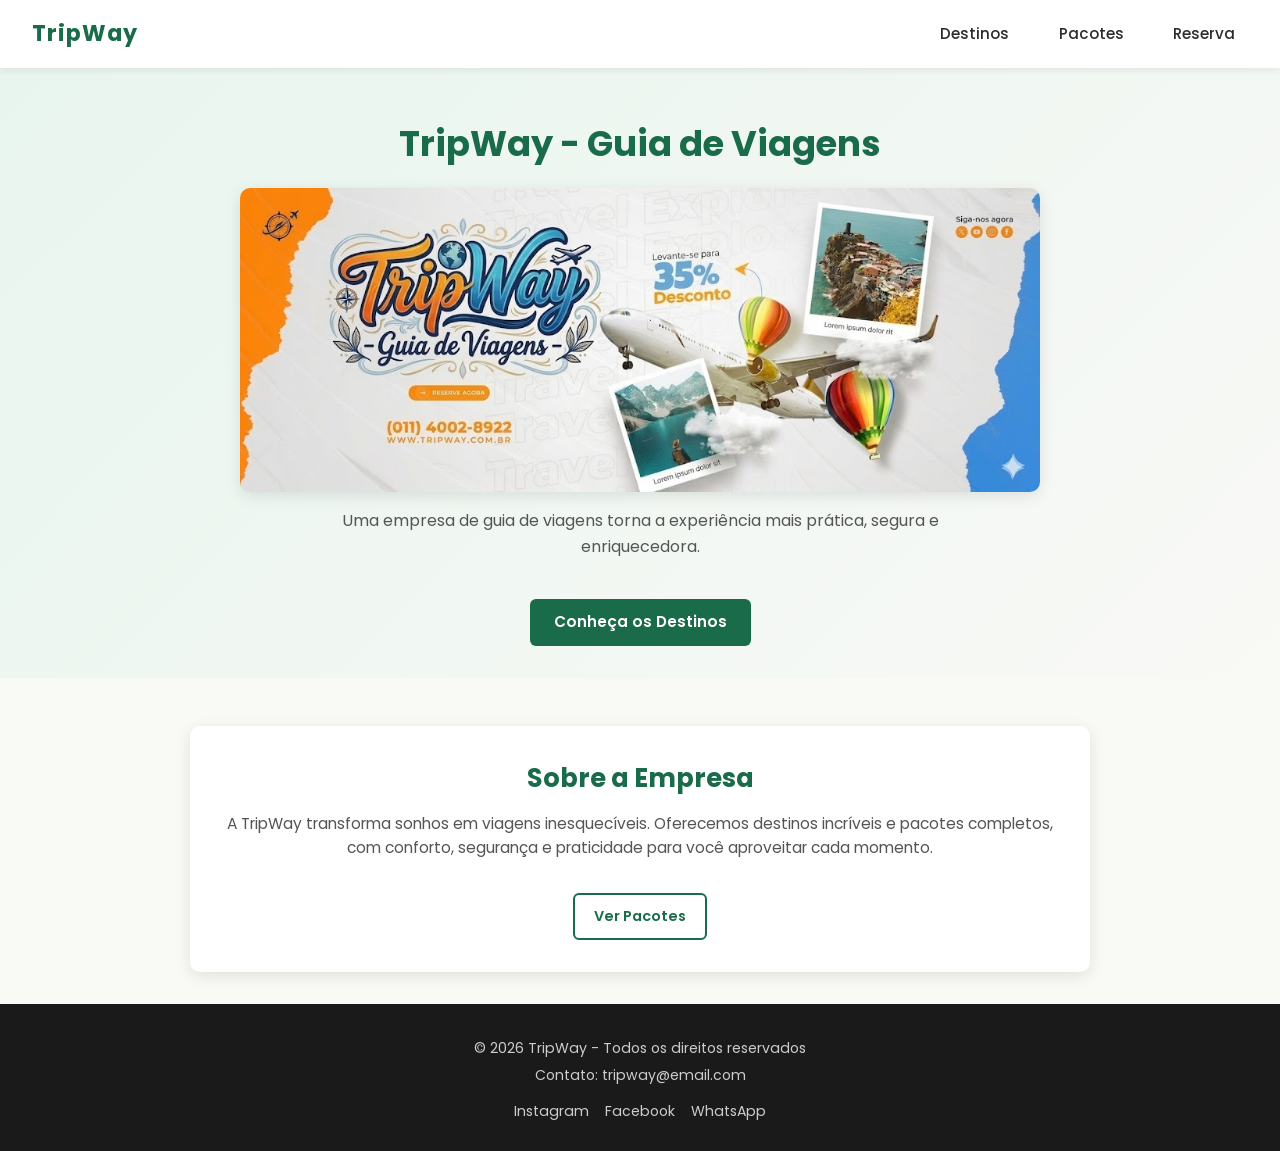
<file: index.html>
<!DOCTYPE html>
<html lang="pt-br">
  <head>
    <meta charset="UTF-8" />
    <meta name="viewport" content="width=device-width, initial-scale=1.0" />
    <title>TripWay-Home</title>

     <link rel="preconnect" href="https://fonts.googleapis.com">
    <link rel="preconnect" href="https://fonts.gstatic.com" crossorigin>
    <link href="https://fonts.googleapis.com/css2?family=Poppins:ital,wght@0,100;0,200;0,300;0,400;0,500;0,600;0,700;0,800;0,900;1,100;1,200;1,300;1,400;1,500;1,600;1,700;1,800;1,900&display=swap" 
    rel="stylesheet">
    <link rel="stylesheet" href="css/style.css">
  </head>
  <body>

    <nav>
      <a href="index.html" class="nav-logo">TripWay</a>
      
      <ul class="nav-links">
        <li><a href="pages/destinos.html">Destinos</a></li>
        <li><a href="pages/pacotes.html">Pacotes</a></li>
        <li><a href="pages/contato.html">Reserva</a></li>
      </ul>
    </nav>

    <header id="hero">
      <h1>TripWay - Guia de Viagens</h1>

      <img src="images/banner-home.jpg" alt="Imagem de viagem" class="banner-img">

      <p>
        Uma empresa de guia de viagens torna a experiência mais prática, segura
        e enriquecedora.
      </p>
      <a href="pages/destinos.html" class="btn">Conheça os Destinos</a>
    </header>

    <main>
      <section id="sobre">
        <h2>Sobre a Empresa</h2>

        <p>
          A TripWay transforma sonhos em viagens inesquecíveis. Oferecemos destinos incríveis e pacotes completos, com conforto, segurança e praticidade para você aproveitar cada momento.
        </p>
        <a href="pages/pacotes.html" class="btn-secundario">Ver Pacotes</a>
      </section>
    </main>

    <footer>
    
    <p>© 2026 TripWay - Todos os direitos reservados</p>
    
    <p> Contato: tripway@email.com</p>

    <div class="footer-social">
        <a href="#">Instagram</a>
        <a href="#">Facebook</a>
        <a href="#">WhatsApp</a>
    </div>

</footer>
</body>
</html>
</file>
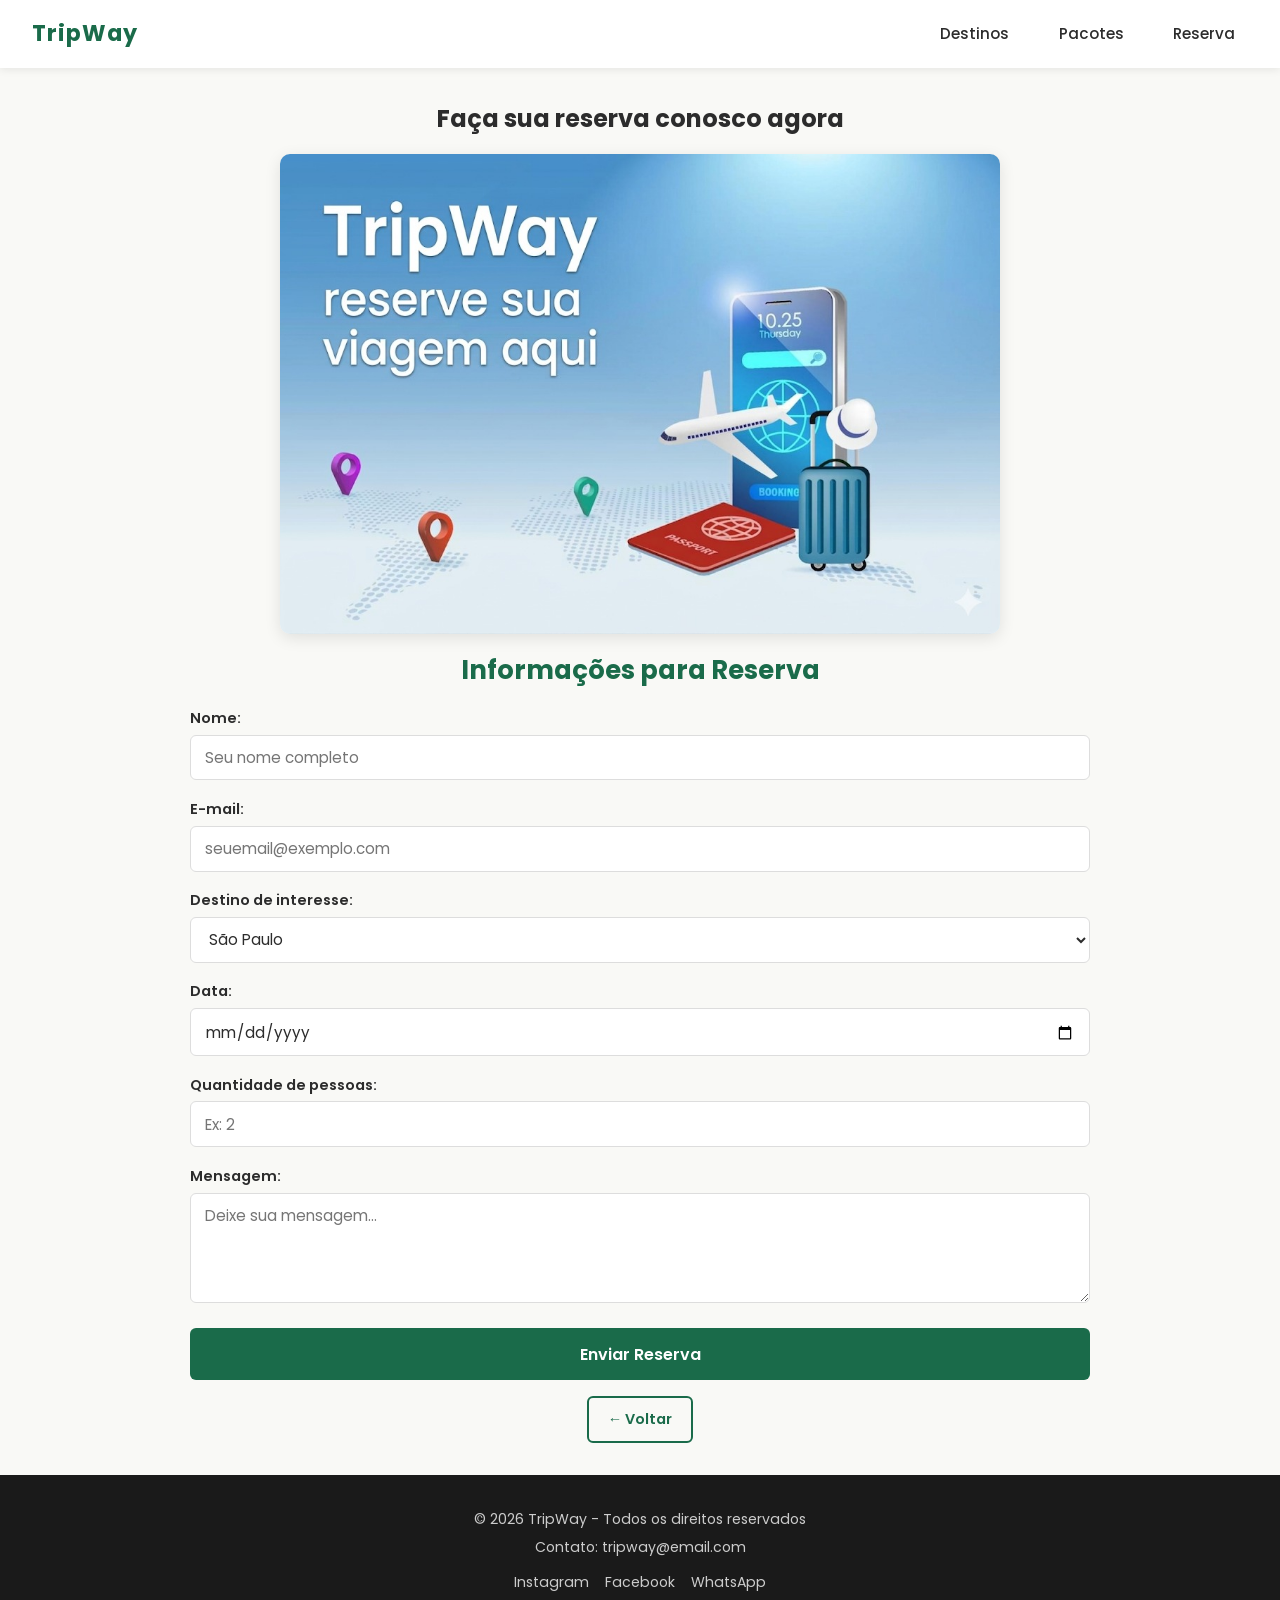
<file: pages/contato.html>
<!DOCTYPE html>
<html lang="pt-BR">

<head>
    <meta charset="UTF-8">
    <meta name="viewport" content="width=device-width, initial-scale=1.0">
    <title>TripWay-Contato</title>

    <link rel="preconnect" href="https://fonts.googleapis.com">
    <link rel="preconnect" href="https://fonts.gstatic.com" crossorigin>
    <link
        href="https://fonts.googleapis.com/css2?family=Poppins:ital,wght@0,100;0,200;0,300;0,400;0,500;0,600;0,700;0,800;0,900;1,100;1,200;1,300;1,400;1,500;1,600;1,700;1,800;1,900&display=swap"
        rel="stylesheet">
    <link rel="stylesheet" href="../css/style.css">
</head>

<body>

    <nav>
        <a href="../index.html" class="nav-logo">TripWay</a>

        <ul class="nav-links">
            <li><a href="destinos.html">Destinos</a></li>
            <li><a href="pacotes.html">Pacotes</a></li>
            <li><a href="contato.html">Reserva</a></li>
        </ul>
    </nav>

    <main>
        <section>

            <h1>Faça sua reserva conosco agora</h1>

            <img src="../images/banner-reserva.jpeg" alt="Banner de reservas" class="banner-img"
                style="margin: 1rem auto;">

            <form id="form-reserva">
                <h2>Informações para Reserva</h2>

                <div class="form-grupo">
                    <label for="nome">Nome:</label>
                    <input type="text" id="nome" name="nome" placeholder="Seu nome completo" required>
                </div>

                <div class="form-grupo">
                    <label for="email">E-mail:</label>
                    <input type="email" id="email" name="email" placeholder="seuemail@exemplo.com" required>
                </div>

                <div class="form-grupo">
                    <label for="destino">Destino de interesse:</label>
                    <select id="destino" name="destino">
                        <option>São Paulo</option>
                        <option>Rio de Janeiro</option>
                        <option>Salvador</option>
                    </select>
                </div>

                <div class="form-grupo">
                    <label for="data">Data:</label>
                    <input type="date" id="data" name="data" required>
                </div>

                <div class="form-grupo">
                    <label for="pessoas">Quantidade de pessoas:</label>
                    <input type="number" id="pessoas" name="pessoas" min="1" max="5" placeholder="Ex: 2" required>
                </div>

                <div class="form-grupo">
                    <label for="mensagem">Mensagem:</label>
                    <textarea id="mensagem" name="mensagem" placeholder="Deixe sua mensagem..."></textarea>
                </div>

                <button type="submit" class="btn-enviar">Enviar Reserva</button>

            </form>

            <a href="../index.html" class="btn-secundario">← Voltar</a>

        </section>
    </main>
    <footer>

        <p>© 2026 TripWay - Todos os direitos reservados</p>
        <p>Contato: tripway@email.com</p>

        <div class="footer-social">
            <a href="#">Instagram</a>
            <a href="#">Facebook</a>
            <a href="#">WhatsApp</a>
        </div>

    </footer>

</body>

</html>
</file>
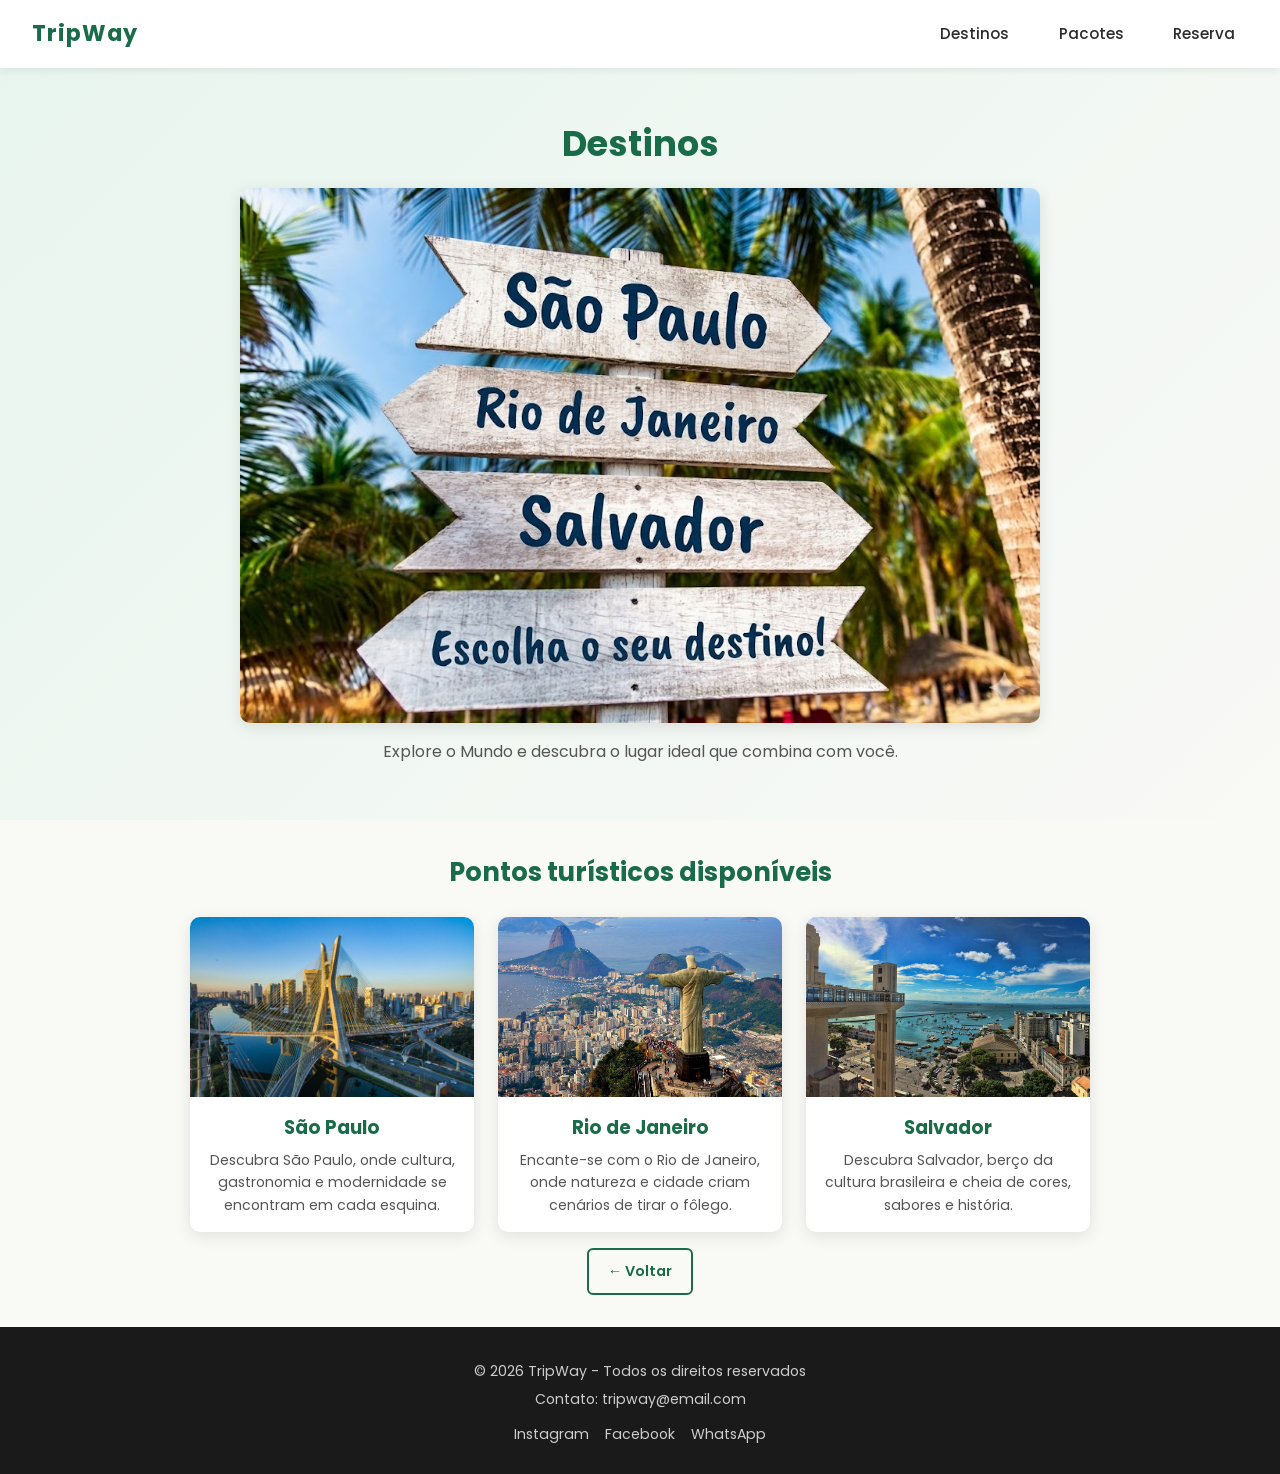
<file: pages/destinos.html>
<!DOCTYPE html>
<html lang="pt-BR">
<head>
    <meta charset="UTF-8">
    <meta name="viewport" content="width=device-width, initial-scale=1.0">
    <link rel="preconnect" href="https://fonts.googleapis.com">
    <link rel="preconnect" href="https://fonts.gstatic.com" crossorigin>
    <link href="https://fonts.googleapis.com/css2?family=Poppins:ital,wght@0,100;0,200;0,300;0,400;0,500;0,600;0,700;0,800;0,900;1,100;1,200;1,300;1,400;1,500;1,600;1,700;1,800;1,900&display=swap" rel="stylesheet">
    <link rel="stylesheet" href="../css/style.css">

    <title>TripWay-Destinos</title>
</head>
<body>

    <nav>
      <a href="../index.html" class="nav-logo">TripWay</a>
      
      <ul class="nav-links">
        <li><a href="destinos.html">Destinos</a></li>
        <li><a href="pacotes.html">Pacotes</a></li>
        <li><a href="contato.html">Reserva</a></li>
      </ul>
    </nav>

    <header>
        <h1>Destinos</h1>

        <img src="../images/Placas.jpg" alt="Imagem principal destinos" class="banner-img">

        <p>Explore o Mundo e descubra o lugar ideal que combina com você.</p>
    </header>  

    <main>
        <section id="destinos-listas">

          <h2>Pontos turísticos disponíveis</h2>

          <div class="cards-container">

            <a href="pacotes.html" class="card">
              <img src="../images/saopaulo-destino.jpg" alt="Foto de São Paulo">
              <div class="card-body">
                <h2>São Paulo</h2>
                <p>Descubra São Paulo, onde cultura, gastronomia e modernidade se encontram em cada esquina.</p>
              </div>
            </a>  
              
            <a href="pacotes.html" class="card">
              <img src="../images/destino-rj.jpg" alt="Foto do Rio de Janeiro">
              <div class="card-body">
                <h2>Rio de Janeiro</h2>
                <p>Encante-se com o Rio de Janeiro, onde natureza e cidade criam cenários de tirar o fôlego.</p>
              </div>
            </a> 

            <a href="pacotes.html" class="card">
              <img src="../images/destino-salvador.jpg" alt="Foto de Salvador">
              <div class="card-body">
                <h2>Salvador</h2>
                <p>Descubra Salvador, berço da cultura brasileira e cheia de cores, sabores e história.</p>
              </div>
            </a> 

          </div>

          <a href="../index.html" class="btn-secundario">
             ← Voltar
          </a>    

        </section>
    </main>

    <footer>
        <p>© 2026 TripWay - Todos os direitos reservados</p>
        <p>Contato: tripway@email.com</p>

        <div class="footer-social">
            <a href="#">Instagram</a>
            <a href="#">Facebook</a>
            <a href="#">WhatsApp</a>
        </div>
    </footer>

</body>
</html>
</file>
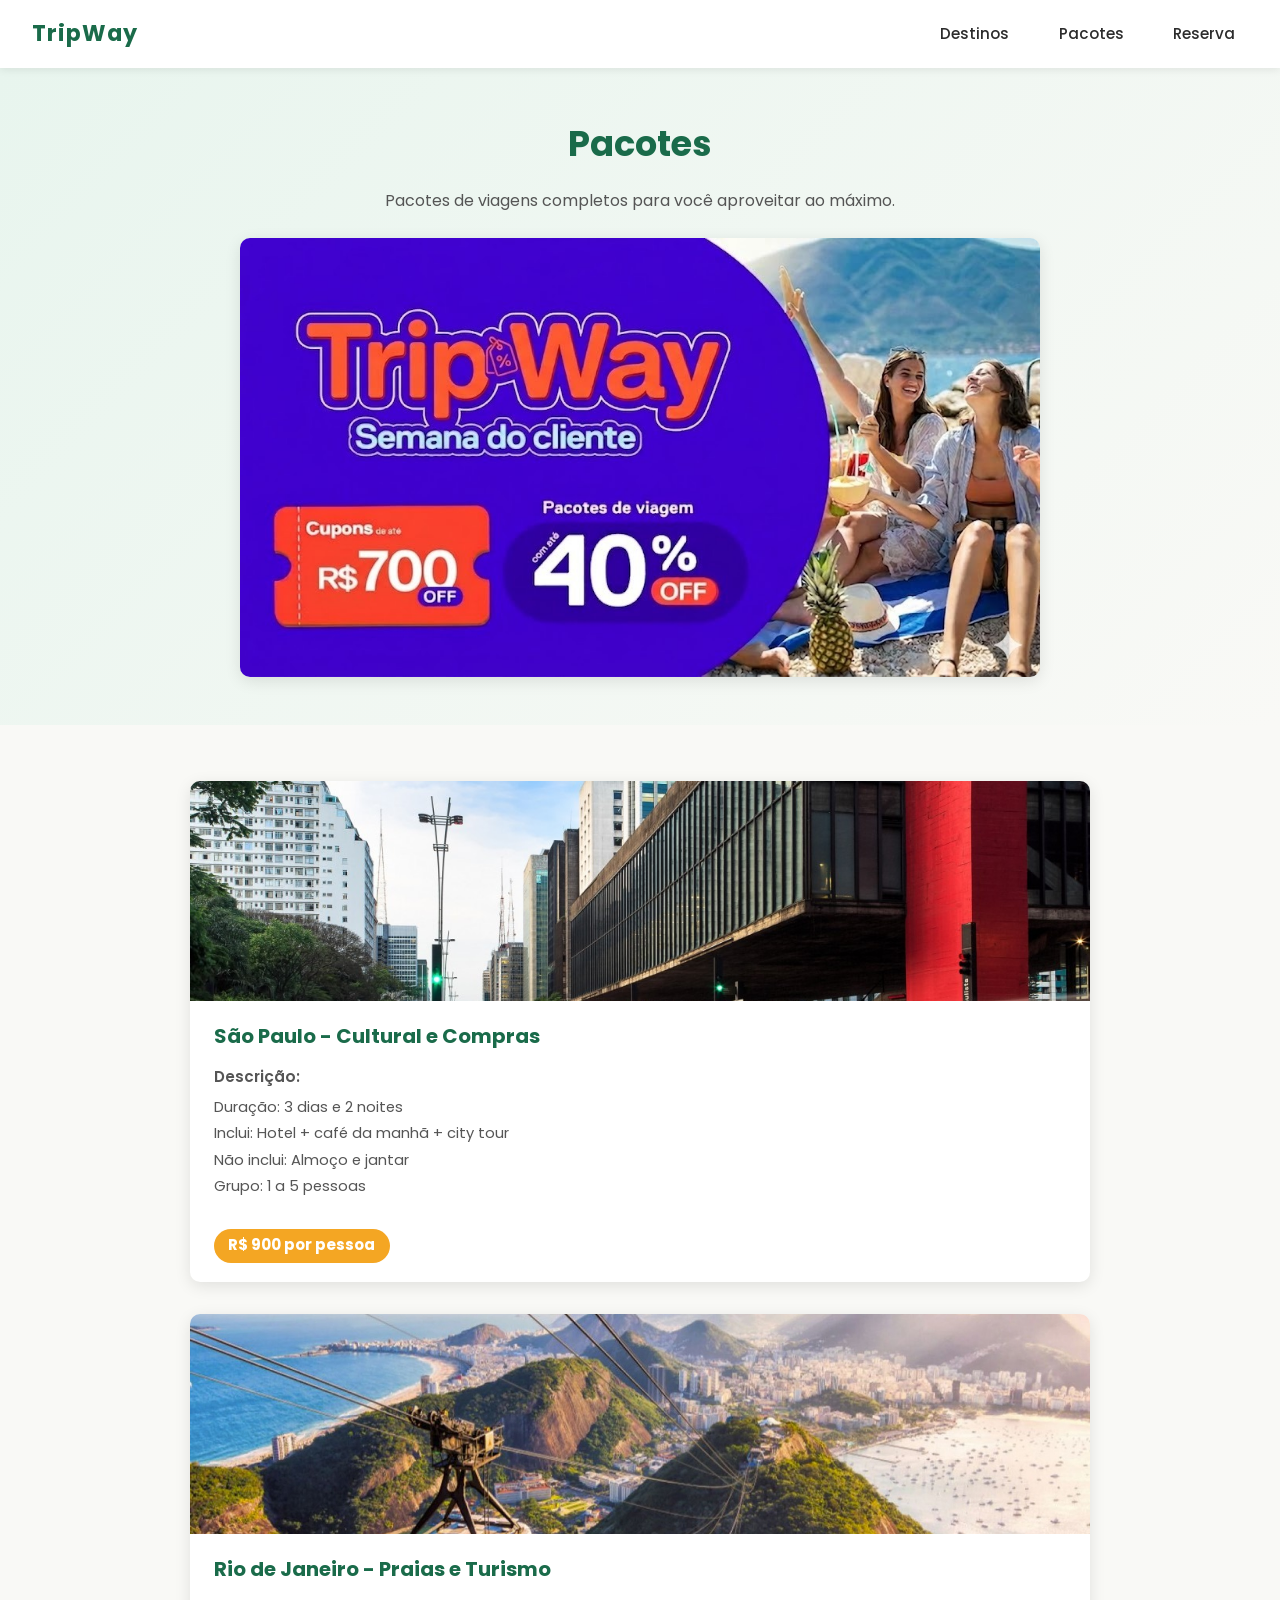
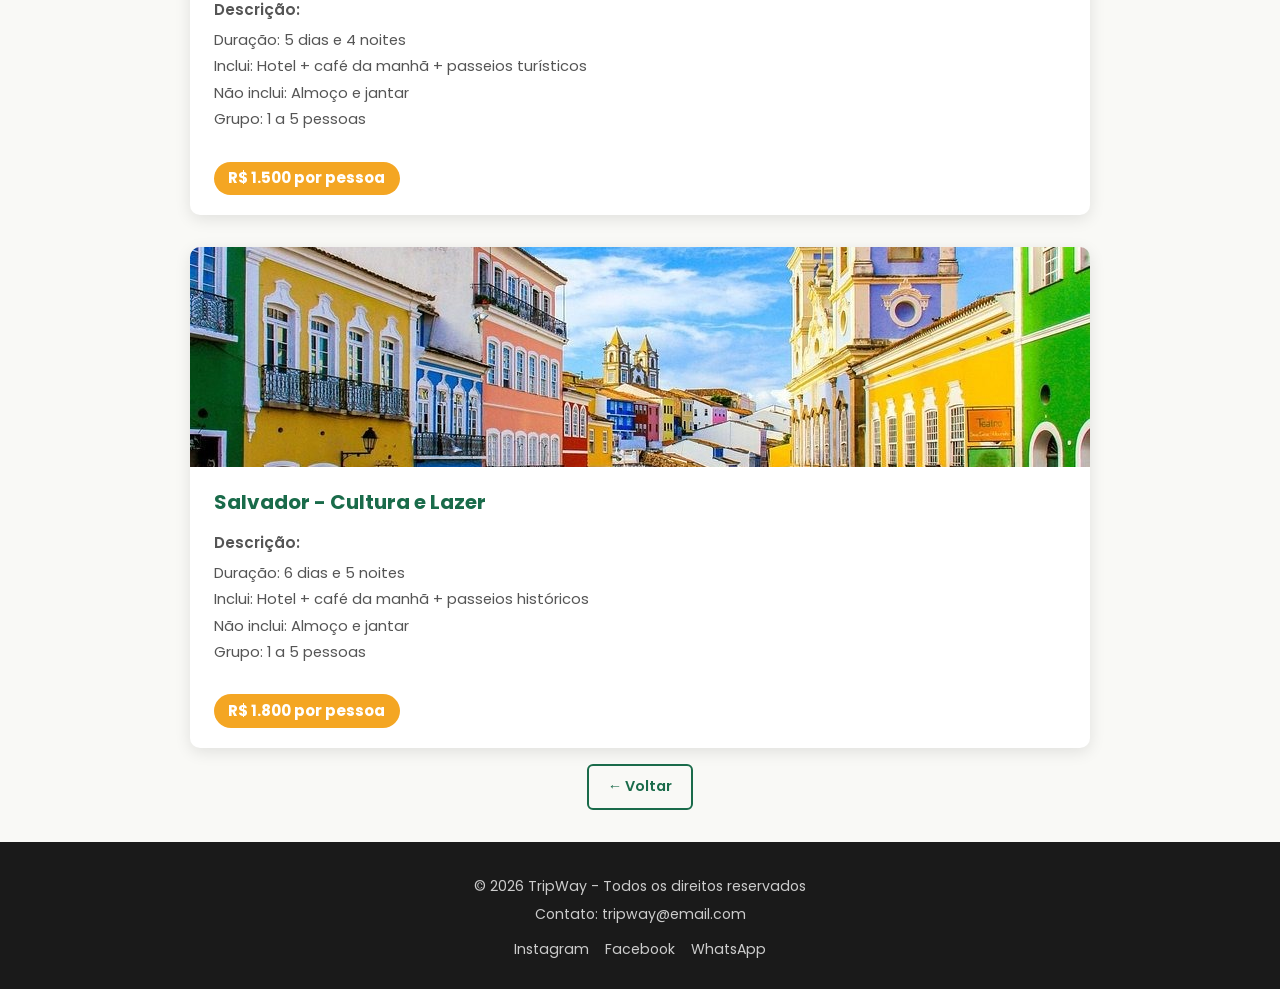
<file: pages/pacotes.html>
<!DOCTYPE html>
<html lang="pt-BR">

<head>
    <meta charset="UTF-8">
    <meta name="viewport" content="width=device-width, initial-scale=1.0">
    <title>TripWay-Pacotes</title>
    <link rel="preconnect" href="https://fonts.googleapis.com">
    <link rel="preconnect" href="https://fonts.gstatic.com" crossorigin>
    <link
        href="https://fonts.googleapis.com/css2?family=Poppins:ital,wght@0,100;0,200;0,300;0,400;0,500;0,600;0,700;0,800;0,900;1,100;1,200;1,300;1,400;1,500;1,600;1,700;1,800;1,900&display=swap"
        rel="stylesheet">
    <link rel="stylesheet" href="../css/style.css">
</head>

<body>

    <nav>
        <a href="../index.html" class="nav-logo">TripWay</a>

        <ul class="nav-links">
            <li><a href="destinos.html">Destinos</a></li>
            <li><a href="pacotes.html">Pacotes</a></li>
            <li><a href="contato.html">Reserva</a></li>
        </ul>
    </nav>
    <header>
        <h1>Pacotes</h1>
        <p>Pacotes de viagens completos para você aproveitar ao máximo.</p>

        <img src="../images/banner_principal_pacotes.png" alt="Imagem principal pacotes" class="banner-img">
    </header>

    <main>
        <section id="pacotes-lista">
            <ul class="pacotes-lista">
                <li class="pacote-card">
                    <img src="../images/SaoPaulo-Pacotes.jpeg" alt="São Paulo - Cultural e Compras">
                    <div class="pacote-card-body">
                        <h2><a href="contato.html">São Paulo - Cultural e Compras</a></h2>
                        <h3>Descrição:</h3>
                        <p>
                            Duração: 3 dias e 2 noites<br>
                            Inclui: Hotel + café da manhã + city tour<br>
                            Não inclui: Almoço e jantar<br>
                            Grupo: 1 a 5 pessoas
                        </p>
                        <span class="preco-destaque">R$ 900 por pessoa</span>
                    </div>
                </li>

                <li class="pacote-card">
                    <img src="../images/RioDeJaneiro-Pacotes.jpeg" alt="Rio de Janeiro - Praias e Turismo">
                    <div class="pacote-card-body">
                        <h2><a href="contato.html">Rio de Janeiro - Praias e Turismo</a></h2>
                        <h3>Descrição:</h3>
                        <p>
                            Duração: 5 dias e 4 noites<br>
                            Inclui: Hotel + café da manhã + passeios turísticos<br>
                            Não inclui: Almoço e jantar<br>
                            Grupo: 1 a 5 pessoas
                        </p>
                        <span class="preco-destaque">R$ 1.500 por pessoa</span>
                    </div>
                </li>

                <li class="pacote-card">
                    <img src="../images/Salvador-Pacotes.jpeg" alt="Salvador - Cultura e Lazer">
                    <div class="pacote-card-body">
                        <h2><a href="contato.html">Salvador - Cultura e Lazer</a></h2>
                        <h3>Descrição:</h3>
                        <p>
                            Duração: 6 dias e 5 noites<br>
                            Inclui: Hotel + café da manhã + passeios históricos<br>
                            Não inclui: Almoço e jantar<br>
                            Grupo: 1 a 5 pessoas
                        </p>
                        <span class="preco-destaque">R$ 1.800 por pessoa</span>
                    </div>
                </li>

            </ul>

            <a href="../index.html" class="btn-secundario">← Voltar</a>

        </section>
    </main>

    <footer>
        <p>© 2026 TripWay - Todos os direitos reservados</p>

        <p>
            Contato: tripway@email.com
        </p>

        <di class="footer-social">
            <a href="#">Instagram</a>
            <a href="#">Facebook</a>
            <a href="#">WhatsApp</a>
        </div>
    </footer>

</body>

</html>
</file>
<file: css/style.css>
/* Reset Básico */
* {
  margin: 0;
  padding: 0;
  box-sizing: border-box;
}

:root {
  --cor-primaria: #1a6b4a;
  --cor-primaria-escura: #134d36;
  --cor-secundaria: #f4a623;
  --cor-secundaria-hover: #d4891a;
  --cor-fundo: #f9f9f6;
  --cor-fundo-card: #ffffff;
  --cor-texto: #2c2c2c;
  --cor-texto-suave: #555555;
  --cor-borda: #ddd;
  --cor-nav: #ffffff;
  --cor-footer-fundo: #1a1a1a;
  --cor-footer-texto: #cccccc;
  --fonte-principal: 'Poppins', sans-serif;
  --sombra-card: 0 4px 16px rgba(0, 0, 0, 0.10);
  --sombra-card-hover: 0 8px 28px rgba(0, 0, 0, 0.18);
  --border-radius: 10px;
  --transicao: 0.3s ease;
}

/*Body */
body {
  font-family: var(--fonte-principal);
  background-color: var(--cor-fundo);
  color: var(--cor-texto);
  line-height: 1.6;
  min-height: 100vh;
  display: flex;
  flex-direction: column;
}


/* NAVEGAÇÃO */
nav {
  display: flex;
  justify-content: space-between;
  align-items: center;
  padding: 1rem 2rem;
  background-color: var(--cor-nav);
  box-shadow: 0 2px 8px rgba(0, 0, 0, 0.08);
  position: sticky;
  top: 0;
  z-index: 100;
}

.nav-logo {
  text-decoration: none;
  font-weight: 700;
  font-size: 1.4rem;
  color: var(--cor-primaria);
  letter-spacing: 1px;
  transition: color var(--transicao);
}

.nav-logo:hover {
  color: var(--cor-primaria-escura);
}

.nav-links {
  list-style: none;
  display: flex;
  gap: 1.5rem;
  margin: 0;
}

.nav-links a {
  text-decoration: none;
  color: var(--cor-texto);
  font-weight: 500;
  font-size: 0.95rem;
  padding: 0.4rem 0.8rem;
  border-radius: 6px;
  transition: background-color var(--transicao), color var(--transicao);
}

.nav-links a:hover {
  background-color: var(--cor-primaria);
  color: #ffffff;
}

/* HEADER*/
header {
  text-align: center;
  padding: 3rem 1.5rem 2rem;
  background: linear-gradient(135deg, #e8f5ee 0%, #f9f9f6 100%);
}

header h1 {
  font-size: 2.2rem;
  color: var(--cor-primaria);
  margin-bottom: 1rem;
}

header p {
  max-width: 600px;
  margin: 0 auto 1.5rem;
  color: var(--cor-texto-suave);
  font-size: 1rem;
}

.banner-img {
  width: 80%;
  max-width: 800px;
  border-radius: var(--border-radius);
  margin: 1rem auto;
  object-fit: cover;
  box-shadow: var(--sombra-card);
}

/*MAIN E SECTIONS*/

main {
  flex: 1;
  display: flex;
  justify-content: center;
  padding: 2rem 1.5rem;
}

section {
  width: 100%;
  max-width: 900px;
  text-align: center;
}

section h2 {
  font-size: 1.6rem;
  color: var(--cor-primaria);
  margin-bottom: 1rem;
}

section p {
  color: var(--cor-texto-suave);
  font-size: 0.97rem;
  margin-bottom: 1rem;
}

/* BOTÕES */

.btn {
  display: inline-block;
  padding: 0.7rem 1.5rem;
  background-color: var(--cor-primaria);
  color: #ffffff;
  text-decoration: none;
  border-radius: 6px;
  font-weight: 600;
  font-size: 0.95rem;
  border: none;
  cursor: pointer;
  transition: background-color var(--transicao), transform var(--transicao), box-shadow var(--transicao);
  margin-top: 1rem;
}

.btn:hover {
  background-color: var(--cor-primaria-escura);
  transform: translateY(-2px);
  box-shadow: 0 4px 12px rgba(26, 107, 74, 0.3);
}

.btn-secundario {
  display: inline-block;
  padding: 0.6rem 1.2rem;
  background-color: transparent;
  color: var(--cor-primaria);
  border: 2px solid var(--cor-primaria);
  text-decoration: none;
  border-radius: 6px;
  font-weight: 600;
  font-size: 0.9rem;
  cursor: pointer;
  transition: background-color var(--transicao), color var(--transicao);
  margin-top: 1rem;
}

.btn-secundario:hover {
  background-color: var(--cor-primaria);
  color: #ffffff;
}

.btn-enviar {
  width: 100%;
  padding: 0.85rem;
  background-color: var(--cor-primaria);
  color: #ffffff;
  border: none;
  border-radius: 6px;
  font-size: 1rem;
  font-weight: 600;
  font-family: var(--fonte-principal);
  cursor: pointer;
  transition: background-color var(--transicao), transform var(--transicao);
  margin-top: 0.5rem;
}

.btn-enviar:hover {
  background-color: var(--cor-primaria-escura);
  transform: translateY(-2px);
}

/*CARDS - DESTINOS*/
.cards-container {
  display: flex;
  flex-wrap: wrap;
  gap: 1.5rem;
  justify-content: center;
  margin-top: 1.5rem;
}

.card {
  background-color: var(--cor-fundo-card);
  border-radius: var(--border-radius);
  box-shadow: var(--sombra-card);
  overflow: hidden;
  flex: 1 1 260px;
  max-width: 300px;
  text-decoration: none;
  color: var(--cor-texto);
  transition: transform var(--transicao), box-shadow var(--transicao);
  display: flex;
  flex-direction: column;
}

.card:hover {
  transform: translateY(-6px);
  box-shadow: var(--sombra-card-hover);
}

.card img {
  width: 100%;
  height: 180px;
  object-fit: cover;
}

.card-body {
  padding: 1rem;
  flex: 1;
  display: flex;
  flex-direction: column;
  gap: 0.4rem;
}

.card h2 {
  font-size: 1.15rem;
  color: var(--cor-primaria);
  margin: 0;
}

.card p {
  font-size: 0.88rem;
  color: var(--cor-texto-suave);
  margin: 0;
}

/* CARDS - PACOTES*/

.pacotes-lista {
  list-style: none;
  padding: 0;
  display: flex;
  flex-direction: column;
  gap: 2rem;
  margin-top: 1.5rem;
  text-align: left;
}

.pacote-card {
  background-color: var(--cor-fundo-card);
  border-radius: var(--border-radius);
  box-shadow: var(--sombra-card);
  overflow: hidden;
  transition: box-shadow var(--transicao), transform var(--transicao);
}

.pacote-card:hover {
  box-shadow: var(--sombra-card-hover);
  transform: translateY(-3px);
}

.pacote-card img {
  width: 100%;
  max-width: 100%;
  height: 220px;
  object-fit: cover;
  display: block;
}

.pacote-card-body {
  padding: 1.2rem 1.5rem;
}

.pacote-card-body h2 {
  font-size: 1.25rem;
  color: var(--cor-primaria);
  margin-bottom: 0.5rem;
  text-decoration: none;
}

.pacote-card-body h2 a {
  text-decoration: none;
  color: var(--cor-primaria);
  transition: color var(--transicao);
}

.pacote-card-body h2 a:hover {
  color: var(--cor-primaria-escura);
}

.pacote-card-body h3 {
  font-size: 0.95rem;
  color: var(--cor-texto-suave);
  margin-top: 0.8rem;
  margin-bottom: 0.3rem;
  font-weight: 600;
}

.pacote-card-body p {
  font-size: 0.92rem;
  color: var(--cor-texto-suave);
  line-height: 1.8;
}

.preco-destaque {
  display: inline-block;
  margin-top: 0.8rem;
  background-color: var(--cor-secundaria);
  color: #fff;
  padding: 0.3rem 0.9rem;
  border-radius: 20px;
  font-weight: 700;
  font-size: 0.95rem;
}

/* FORMULÁRIO - CONTATO */

#form-reserva {
  display: flex;
  flex-direction: column;
  text-align: left;
  gap: 0.5rem;
  margin-top: 1rem;
}

#form-reserva h2 {
  text-align: center;
  color: var(--cor-primaria);
  margin-bottom: 0.5rem;
}

.form-grupo {
  display: flex;
  flex-direction: column;
  gap: 0.3rem;
  margin-bottom: 0.6rem;
}

.form-grupo label {
  font-weight: 600;
  font-size: 0.9rem;
  color: var(--cor-texto);
}

.form-grupo input,
.form-grupo select,
.form-grupo textarea {
  padding: 0.65rem 0.9rem;
  border: 1px solid var(--cor-borda);
  border-radius: 6px;
  font-size: 0.95rem;
  font-family: var(--fonte-principal);
  background-color: #fff;
  color: var(--cor-texto);
  transition: border-color var(--transicao), box-shadow var(--transicao);
}

.form-grupo input:focus,
.form-grupo select:focus,
.form-grupo textarea:focus {
  outline: none;
  border-color: var(--cor-primaria);
  box-shadow: 0 0 0 3px rgba(26, 107, 74, 0.15);
}

.form-grupo textarea {
  min-height: 110px;
  resize: vertical;
}

/* HOME - SEÇÃO SOBRE*/
#sobre {
  background-color: var(--cor-fundo-card);
  border-radius: var(--border-radius);
  padding: 2rem;
  box-shadow: var(--sombra-card);
  margin-top: 1rem;
}

#sobre h2 {
  color: var(--cor-primaria);
  margin-bottom: 0.8rem;
}

/* FOOTER */

footer {
  text-align: center;
  padding: 1.8rem 1rem;
  background-color: var(--cor-footer-fundo);
  color: var(--cor-footer-texto);
  margin-top: auto;
}

footer p {
  margin: 0.3rem 0;
  font-size: 0.88rem;
}

.footer-social {
  margin-top: 0.8rem;
  display: flex;
  justify-content: center;
  gap: 1rem;
}

.footer-social a {
  color: var(--cor-footer-texto);
  text-decoration: none;
  font-size: 0.88rem;
  transition: color var(--transicao);
}

.footer-social a:hover {
  color: var(--cor-secundaria);
}

/* IMAGENS GERAIS */

img {
  max-width: 100%;
  height: auto;
  display: block;
}

/*RESPONSIVIDADE - TABLET (max 768px)*/
@media (max-width: 768px) {
  nav {
    flex-direction: column;
    gap: 0.8rem;
    padding: 1rem;
  }

  .nav-links {
    gap: 0.8rem;
    flex-wrap: wrap;
    justify-content: center;
  }

  header h1 {
    font-size: 1.6rem;
  }

  .banner-img {
    width: 95%;
  }

  .cards-container {
    flex-direction: row;
  }

  .card {
    flex: 1 1 45%;
    max-width: 48%;
  }

  .pacote-card img {
    height: 180px;
  }

  main {
    padding: 1.5rem 1rem;
  }
}

/* RESPONSIVIDADE - CELULAR (max 480px) */
@media (max-width: 480px) {
  nav {
    flex-direction: column;
    align-items: center;
    padding: 0.8rem;
  }

  .nav-links {
    flex-direction: column;
    align-items: center;
    gap: 0.4rem;
  }

  header {
    padding: 2rem 1rem 1.5rem;
  }

  header h1 {
    font-size: 1.3rem;
  }

  .banner-img {
    width: 100%;
  }

  .cards-container {
    flex-direction: column;
    align-items: center;
  }

  .card {
    flex: 1 1 100%;
    max-width: 100%;
  }

  .pacote-card img {
    height: 150px;
  }

  .pacote-card-body {
    padding: 1rem;
  }

  #form-reserva {
    width: 100%;
  }

  main {
    padding: 1rem 0.8rem;
  }

  section {
    max-width: 100%;
  }
  
}
</file>
